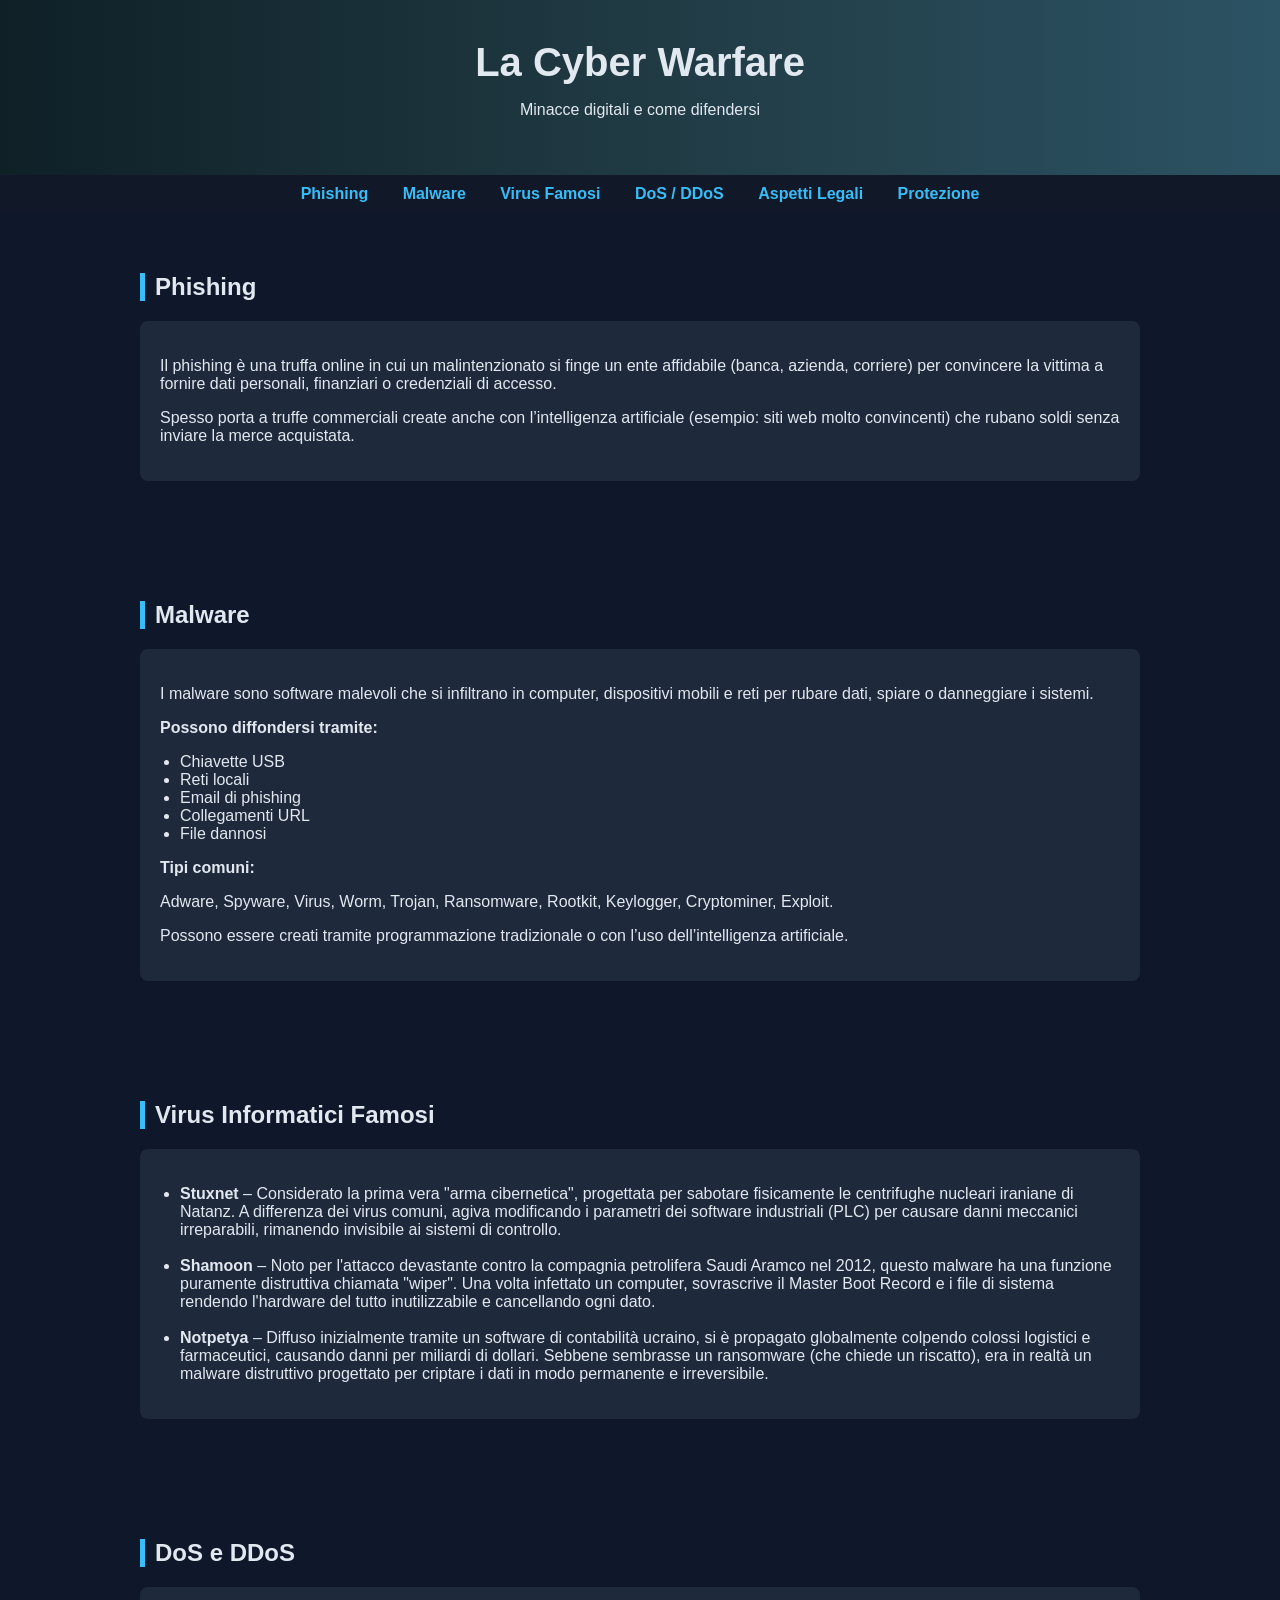
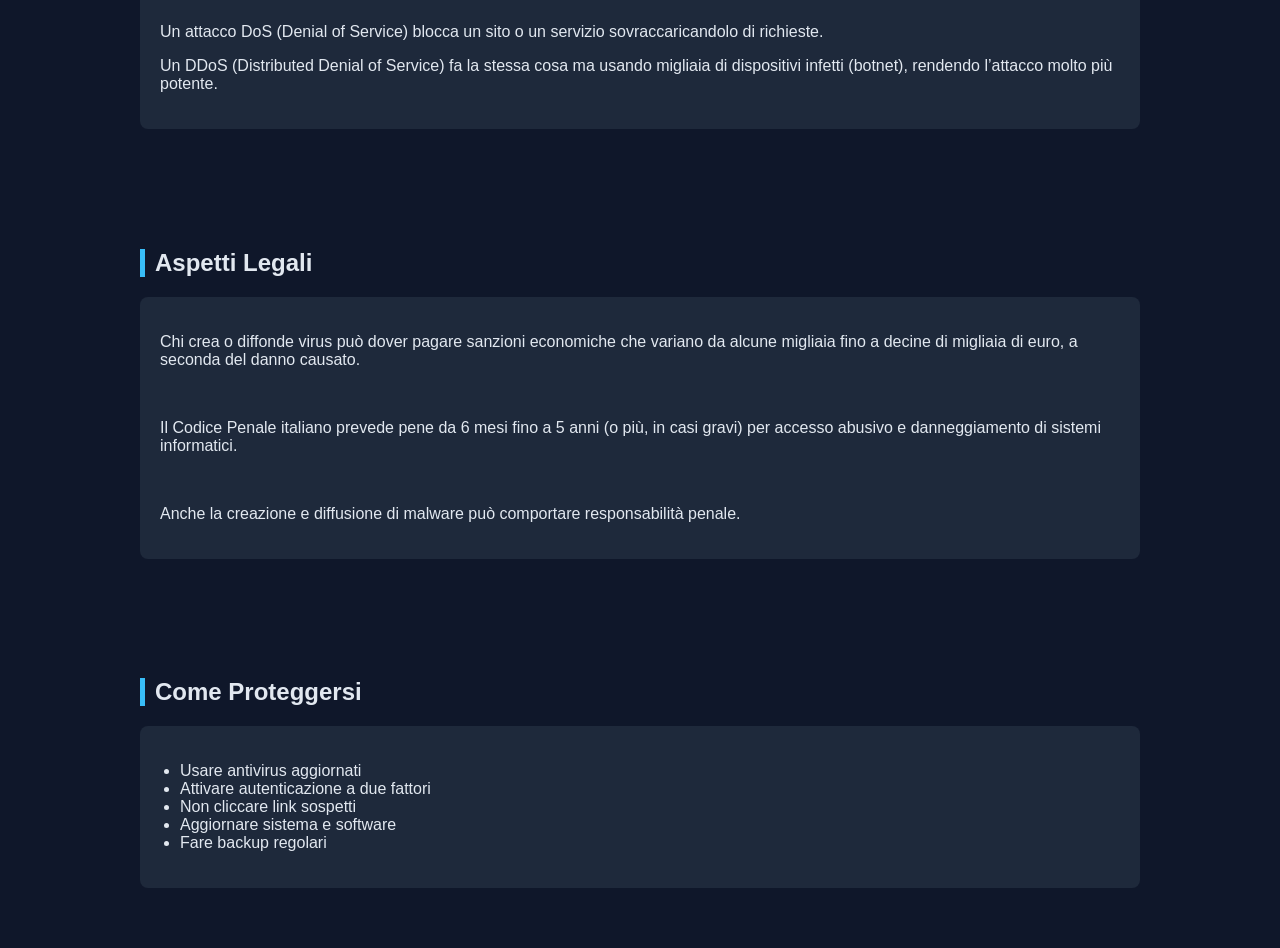
<file: Cyber Warfare/index.html>
<!DOCTYPE html>
<html lang="it">
<head>
<meta charset="UTF-8">
<meta name="viewport" content="width=device-width, initial-scale=1.0">
<title>Cyber Warfare </title>
<link rel="stylesheet" href="style.css">

</head>

<body>

<header>
    <h1>La Cyber Warfare </h1>
    <p>Minacce digitali e come difendersi</p>
</header>

<nav>
    <a href="#phishing">Phishing</a>
    <a href="#malware">Malware</a>
    <a href="#virus">Virus Famosi</a>
    <a href="#dos">DoS / DDoS</a>
    <a href="#legale">Aspetti Legali</a>
    <a href="#protezione">Protezione</a>
</nav>

<section id="phishing">
<h2>Phishing</h2>
<div class="card">
<p>
Il phishing è una truffa online in cui un malintenzionato si finge un ente affidabile 
(banca, azienda, corriere) per convincere la vittima a fornire dati personali, finanziari 
o credenziali di accesso.
</p>
<p>
Spesso porta a truffe commerciali create anche con l’intelligenza artificiale 
(esempio: siti web molto convincenti) che rubano soldi senza inviare la merce acquistata.
</p>
</div>
</section>

<section id="malware">
<h2>Malware</h2>
<div class="card">
<p>
I malware sono software malevoli che si infiltrano in computer, dispositivi mobili e reti 
per rubare dati, spiare o danneggiare i sistemi.
</p>

<p><strong>Possono diffondersi tramite:</strong></p>
<ul>
<li>Chiavette USB</li>
<li>Reti locali</li>
<li>Email di phishing</li>
<li>Collegamenti URL</li>
<li>File dannosi</li>
</ul>

<p><strong>Tipi comuni:</strong></p>
<p>
Adware, Spyware, Virus, Worm, Trojan, Ransomware, Rootkit, 
Keylogger, Cryptominer, Exploit.
</p>

<p>
Possono essere creati tramite programmazione tradizionale o con l’uso dell’intelligenza artificiale.
</p>
</div>
</section>

<section id="virus">
<h2>Virus Informatici Famosi</h2>
<div class="card">
<ul>
<li><strong>Stuxnet</strong> – Considerato la prima vera "arma cibernetica", progettata per sabotare fisicamente le centrifughe nucleari iraniane di Natanz. A differenza dei virus comuni, agiva modificando i parametri dei software industriali (PLC) per causare danni meccanici irreparabili, rimanendo invisibile ai sistemi di controllo.</li>
<br>
<li><strong>Shamoon</strong> – Noto per l'attacco devastante contro la compagnia petrolifera Saudi Aramco nel 2012, questo malware ha una funzione puramente distruttiva chiamata "wiper". Una volta infettato un computer, sovrascrive il Master Boot Record e i file di sistema rendendo l'hardware del tutto inutilizzabile e cancellando ogni dato. </li>
<br>
<li><strong>Notpetya</strong> – Diffuso inizialmente tramite un software di contabilità ucraino, si è propagato globalmente colpendo colossi logistici e farmaceutici, causando danni per miliardi di dollari. Sebbene sembrasse un ransomware (che chiede un riscatto), era in realtà un malware distruttivo progettato per criptare i dati in modo permanente e irreversibile. </li>
</ul>
</div>
</section>

<section id="dos">
<h2>DoS e DDoS</h2>
<div class="card">
<p>
Un attacco DoS (Denial of Service) blocca un sito o un servizio sovraccaricandolo di richieste.
</p>
<p>
Un DDoS (Distributed Denial of Service) fa la stessa cosa ma usando migliaia di dispositivi infetti 
(botnet), rendendo l’attacco molto più potente.
</p>
</div>
</section>

<section id="legale">
<h2>Aspetti Legali</h2>
<div class="card">
<p>
Chi crea o diffonde virus può dover pagare sanzioni economiche che variano da alcune migliaia fino a decine di migliaia di euro, a seconda del danno causato.
</p>
<br>
<p>Il Codice Penale italiano prevede pene da 6 mesi fino a 5 anni (o più, in casi gravi) per accesso abusivo e danneggiamento di sistemi informatici. </p>
<br>
<p>
Anche la creazione e diffusione di malware può comportare responsabilità penale.
</p>
</div>
</section>

<section id="protezione">
<h2>Come Proteggersi</h2>
<div class="card">
<ul>
<li>Usare antivirus aggiornati</li>
<li>Attivare autenticazione a due fattori</li>
<li>Non cliccare link sospetti</li>
<li>Aggiornare sistema e software</li>
<li>Fare backup regolari</li>
</ul>

</div>
</section>

</body>
</html>
</file>
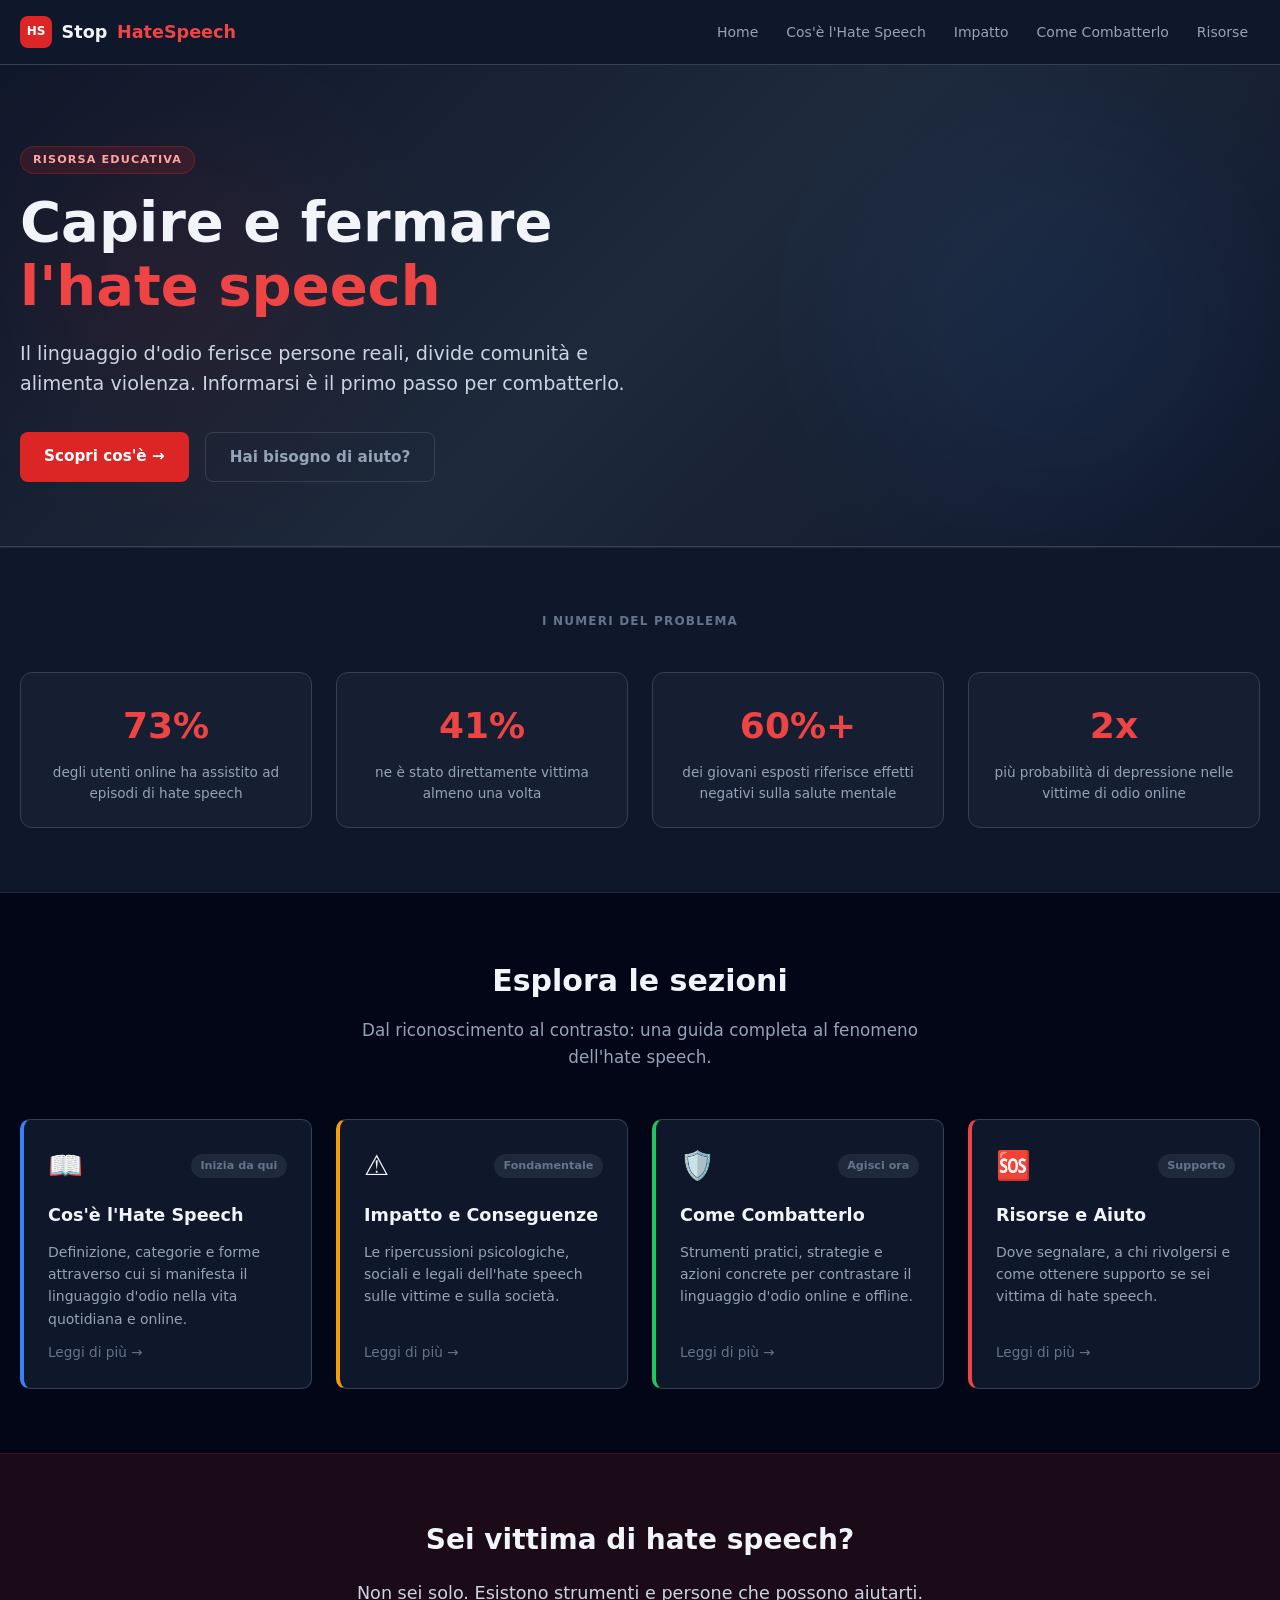
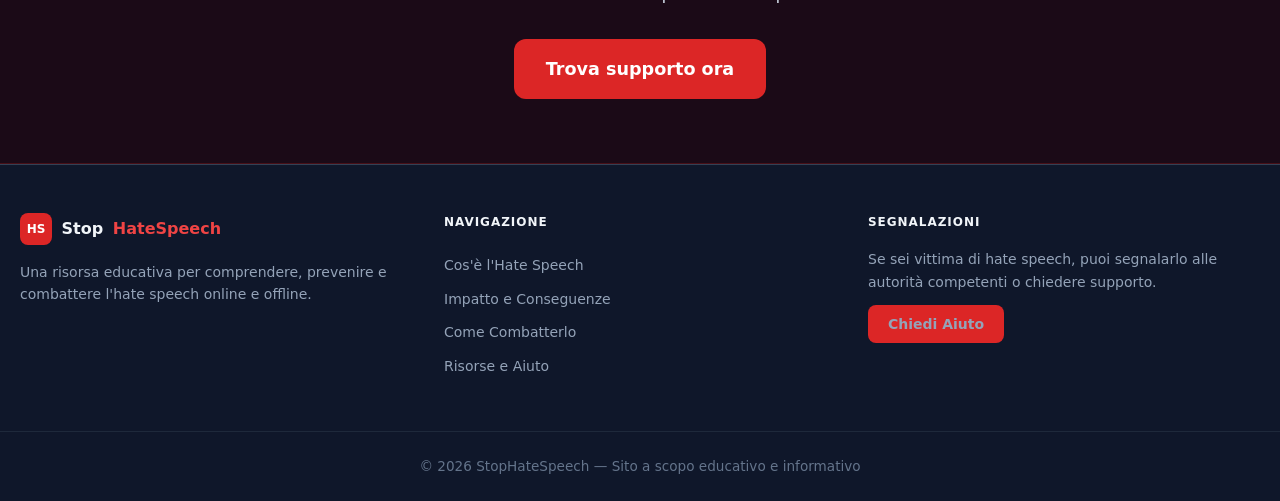
<file: sito.html>
<!DOCTYPE html>
<html lang="it">
<head>
  <meta charset="UTF-8" />
  <meta name="viewport" content="width=device-width, initial-scale=1.0" />
  <title>StopHateSpeech — Comprendere e Combattere l'Odio Online</title>
  <style>
    /* ===== RESET & BASE ===== */
    *, *::before, *::after { box-sizing: border-box; margin: 0; padding: 0; }


    :root {
      --bg:        #020617;
      --bg-1:      #0f172a;
      --bg-2:      #1e293b;
      --bg-3:      #334155;
      --text:      #f1f5f9;
      --text-2:    #cbd5e1;
      --text-3:    #94a3b8;
      --text-4:    #64748b;
      --border:    #1e293b;
      --border-2:  #334155;
      --red:       #ef4444;
      --red-d:     #dc2626;
      --red-bg:    rgba(127,29,29,.25);
      --red-border:rgba(185,28,28,.4);
      --blue:      #3b82f6;
      --blue-bg:   rgba(23,37,84,.3);
      --blue-border:rgba(30,64,175,.4);
      --green:     #22c55e;
      --green-bg:  rgba(20,83,45,.25);
      --green-border:rgba(21,128,61,.4);
      --amber:     #f59e0b;
      --amber-bg:  rgba(120,53,15,.25);
      --amber-border:rgba(146,64,14,.4);
      --purple:    #a855f7;
      --purple-bg: rgba(88,28,135,.25);
      --teal:      #14b8a6;
      --teal-bg:   rgba(19,78,74,.25);
    }


    html { scroll-behavior: smooth; }


    body {
      font-family: system-ui, -apple-system, sans-serif;
      background: var(--bg);
      color: var(--text);
      line-height: 1.6;
      min-height: 100vh;
      display: flex;
      flex-direction: column;
    }


    a { color: inherit; text-decoration: none; }
    ul, ol { list-style: none; }
    img { max-width: 100%; }


    /* ===== LAYOUT ===== */
    .container   { max-width: 1280px; margin: 0 auto; padding: 0 1.25rem; }
    .container-md{ max-width: 896px;  margin: 0 auto; padding: 0 1.25rem; }
    .container-lg{ max-width: 1152px; margin: 0 auto; padding: 0 1.25rem; }


    /* ===== NAVBAR ===== */
    nav {
      background: var(--bg-1);
      border-bottom: 1px solid var(--border-2);
      position: sticky;
      top: 0;
      z-index: 100;
    }
    .nav-inner {
      display: flex;
      align-items: center;
      justify-content: space-between;
      height: 64px;
      max-width: 1280px;
      margin: 0 auto;
      padding: 0 1.25rem;
    }
    .nav-logo {
      display: flex;
      align-items: center;
      gap: .6rem;
      font-weight: 600;
      font-size: 1.1rem;
    }
    .nav-logo-box {
      width: 32px; height: 32px;
      background: var(--red-d);
      border-radius: 8px;
      display: flex; align-items: center; justify-content: center;
      font-weight: 800; font-size: .75rem; color: #fff;
    }
    .nav-logo span { color: var(--red); }
    .nav-links { display: flex; gap: .25rem; }
    .nav-links a {
      color: var(--text-3);
      padding: .45rem .75rem;
      border-radius: 6px;
      font-size: .875rem;
      font-weight: 500;
      transition: background .15s, color .15s;
    }
    .nav-links a:hover { background: var(--bg-2); color: var(--text); }


    /* ===== PAGE SYSTEM (CSS-only SPA via :target) ===== */
    .page { display: none; }
    .page:target { display: block; }
    #home { display: block; }
    #home:target ~ #home-default,
    #cose:target ~ #home-default   { display: none; }


    /*
      Trick: #home is shown by default via display:block.
      When any other section is targeted, hide home and show the target.
      We achieve this with a "default-on" pattern:
      - All pages hidden by default
      - #home shown by default
      - When another page is :target, it becomes visible and the user
        navigates there. Home link goes to #home.
    */


    /* ===== SECTIONS ===== */
    section.sec {
      padding: 4rem 0;
    }
    section.sec-dark {
      background: var(--bg-1);
      border-top: 1px solid var(--border);
      border-bottom: 1px solid var(--border);
      padding: 4rem 0;
    }


    /* ===== HERO ===== */
    .hero {
      position: relative;
      overflow: hidden;
      background: linear-gradient(135deg, var(--bg-1) 0%, var(--bg-2) 50%, var(--bg-1) 100%);
      border-bottom: 1px solid var(--border-2);
      padding: 5rem 0 4rem;
    }
    .hero-glow-r {
      position: absolute; top: 5rem; left: 2.5rem;
      width: 18rem; height: 18rem;
      background: var(--red-d); border-radius: 50%;
      filter: blur(80px); opacity: .08; pointer-events: none;
    }
    .hero-glow-b {
      position: absolute; bottom: 2.5rem; right: 2.5rem;
      width: 24rem; height: 24rem;
      background: var(--blue); border-radius: 50%;
      filter: blur(80px); opacity: .08; pointer-events: none;
    }
    .hero-content { position: relative; max-width: 800px; }
    .hero h1 { font-size: clamp(2rem, 5vw, 3.5rem); font-weight: 800; line-height: 1.15; margin-bottom: 1.25rem; }
    .hero h1 span { color: var(--red); }
    .hero p { font-size: 1.2rem; color: var(--text-2); max-width: 620px; margin-bottom: 2rem; }
    .hero-btns { display: flex; flex-wrap: wrap; gap: 1rem; }


    /* ===== BADGE ===== */
    .badge {
      display: inline-block;
      font-size: .7rem; font-weight: 700;
      text-transform: uppercase; letter-spacing: .1em;
      padding: .25rem .75rem;
      border-radius: 9999px;
      margin-bottom: 1rem;
    }
    .badge-red   { background: rgba(220,38,38,.15); color: #fca5a5; border: 1px solid rgba(220,38,38,.3); }
    .badge-blue  { background: rgba(59,130,246,.15); color: #93c5fd; border: 1px solid rgba(59,130,246,.3); }
    .badge-green { background: rgba(34,197,94,.15); color: #86efac; border: 1px solid rgba(34,197,94,.3); }
    .badge-amber { background: rgba(245,158,11,.15); color: #fcd34d; border: 1px solid rgba(245,158,11,.3); }


    /* ===== BUTTONS ===== */
    .btn {
      display: inline-block;
      font-weight: 600; font-size: .95rem;
      padding: .75rem 1.5rem;
      border-radius: 8px;
      cursor: pointer;
      transition: background .15s, color .15s, border-color .15s;
    }
    .btn-red   { background: var(--red-d); color: #fff; }
    .btn-red:hover { background: var(--red); }
    .btn-outline {
      border: 1px solid var(--border-2);
      color: var(--text-3);
    }
    .btn-outline:hover { border-color: var(--text-3); color: var(--text); }
    .btn-green { background: #15803d; color: #fff; }
    .btn-green:hover { background: #16a34a; }
    .btn-amber { background: #b45309; color: #fff; }
    .btn-amber:hover { background: #d97706; }
    .btn-lg { padding: 1rem 2rem; font-size: 1.1rem; border-radius: 12px; }


    /* ===== STATS ===== */
    .stats-grid {
      display: grid;
      grid-template-columns: repeat(auto-fit, minmax(200px, 1fr));
      gap: 1.5rem;
    }
    .stat-card {
      text-align: center;
      padding: 1.5rem;
      background: rgba(30,41,59,.5);
      border: 1px solid var(--border-2);
      border-radius: 12px;
    }
    .stat-value { font-size: 2.25rem; font-weight: 800; color: var(--red); margin-bottom: .5rem; }
    .stat-label { font-size: .85rem; color: var(--text-3); line-height: 1.5; }


    /* ===== SECTION CARDS (home) ===== */
    .sec-cards {
      display: grid;
      grid-template-columns: repeat(auto-fit, minmax(280px, 1fr));
      gap: 1.5rem;
    }
    .sec-card {
      display: flex; flex-direction: column; gap: .75rem;
      padding: 1.5rem;
      background: var(--bg-1);
      border: 1px solid var(--border-2);
      border-radius: 10px;
      transition: background .15s;
    }
    .sec-card:hover { background: var(--bg-2); }
    .sec-card.bl-blue  { border-left: 4px solid var(--blue); }
    .sec-card.bl-amber { border-left: 4px solid var(--amber); }
    .sec-card.bl-green { border-left: 4px solid var(--green); }
    .sec-card.bl-red   { border-left: 4px solid var(--red); }
    .sec-card-header { display: flex; align-items: center; justify-content: space-between; }
    .sec-card-icon { font-size: 1.75rem; }
    .sec-card-badge { font-size: .7rem; font-weight: 600; color: var(--text-4); background: var(--bg-2); padding: .2rem .6rem; border-radius: 9999px; }
    .sec-card h3 { font-size: 1.1rem; font-weight: 700; }
    .sec-card p  { font-size: .875rem; color: var(--text-3); line-height: 1.6; }
    .sec-card .more { font-size: .85rem; font-weight: 500; color: var(--text-4); margin-top: auto; }
    .sec-card:hover .more { color: var(--text-2); }


    /* ===== CTA BANNER ===== */
    .cta-banner {
      background: rgba(127,29,29,.2);
      border-top: 1px solid rgba(153,27,27,.35);
      border-bottom: 1px solid rgba(153,27,27,.35);
      padding: 4rem 0;
      text-align: center;
    }
    .cta-banner h2 { font-size: 1.75rem; font-weight: 800; margin-bottom: 1rem; }
    .cta-banner p  { color: var(--text-2); font-size: 1.1rem; margin-bottom: 2rem; }


    /* ===== PAGE HEADER ===== */
    .page-header {
      padding: 4rem 0 3rem;
      border-bottom: 1px solid var(--border);
    }
    .page-header.blue-tint  { background: linear-gradient(135deg, var(--bg-1), rgba(30,27,75,.2), var(--bg-1)); }
    .page-header.amber-tint { background: linear-gradient(135deg, var(--bg-1), rgba(120,53,15,.15), var(--bg-1)); }
    .page-header.green-tint { background: linear-gradient(135deg, var(--bg-1), rgba(20,83,45,.15), var(--bg-1)); }
    .page-header.red-tint   { background: linear-gradient(135deg, var(--bg-1), rgba(127,29,29,.15), var(--bg-1)); }
    .back-link { font-size: .875rem; color: var(--text-4); display: inline-flex; align-items: center; gap: .25rem; margin-bottom: 1.25rem; transition: color .15s; }
    .back-link:hover { color: var(--text-2); }
    .page-header h1 { font-size: clamp(1.75rem, 4vw, 3rem); font-weight: 800; line-height: 1.2; margin-bottom: 1rem; }
    .page-header p  { font-size: 1.1rem; color: var(--text-2); max-width: 680px; line-height: 1.7; }


    /* ===== SECTION TITLE WITH ACCENT ===== */
    .sec-title {
      display: flex; align-items: center; gap: .75rem;
      margin-bottom: 1rem;
    }
    .accent-bar { width: 4px; height: 2rem; border-radius: 9999px; flex-shrink: 0; }
    .accent-red    { background: var(--red); }
    .accent-blue   { background: var(--blue); }
    .accent-green  { background: var(--green); }
    .accent-amber  { background: var(--amber); }
    .accent-purple { background: var(--purple); }
    .sec-title h2 { font-size: 1.5rem; font-weight: 700; }


    /* ===== BLOCKQUOTE ===== */
    .quote-box {
      background: var(--blue-bg);
      border: 1px solid var(--blue-border);
      border-radius: 12px;
      padding: 1.5rem 2rem;
      margin-bottom: 3rem;
    }
    .quote-box h3 { font-size: 1rem; font-weight: 600; color: #93c5fd; margin-bottom: .75rem; }
    .quote-box blockquote {
      font-style: italic; font-size: 1.05rem;
      color: var(--text-2); line-height: 1.7;
      border-left: 4px solid var(--blue);
      padding-left: 1rem;
    }


    /* ===== 2-COL COMPARE ===== */
    .compare-grid { display: grid; grid-template-columns: repeat(auto-fit, minmax(240px, 1fr)); gap: 1.5rem; margin-bottom: 3rem; }
    .compare-box { border-radius: 12px; padding: 1.5rem; border: 1px solid; }
    .compare-box.green { background: var(--green-bg); border-color: var(--green-border); }
    .compare-box.red   { background: var(--red-bg);   border-color: var(--red-border); }
    .compare-box h3 { font-weight: 600; margin-bottom: .75rem; }
    .compare-box.green h3 { color: #86efac; }
    .compare-box.red   h3 { color: #fca5a5; }
    .compare-box ul li { font-size: .875rem; color: var(--text-2); padding: .2rem 0; }


    /* ===== CATEGORY CARDS ===== */
    .cat-grid { display: grid; grid-template-columns: repeat(auto-fit, minmax(260px, 1fr)); gap: 1.5rem; }
    .cat-card {
      background: rgba(30,41,59,.5);
      border: 1px solid var(--border-2);
      border-radius: 12px; padding: 1.5rem;
      transition: border-color .15s;
    }
    .cat-card:hover { border-color: var(--text-4); }
    .cat-card .icon { font-size: 1.75rem; margin-bottom: .75rem; }
    .cat-card h3 { font-weight: 600; margin-bottom: .5rem; }
    .cat-card p  { font-size: .85rem; color: var(--text-3); line-height: 1.6; margin-bottom: 1rem; }
    .tags { display: flex; flex-wrap: wrap; gap: .5rem; }
    .tag { font-size: .7rem; background: var(--bg-3); color: var(--text-2); padding: .2rem .6rem; border-radius: 9999px; }


    /* ===== PLATFORM GRID ===== */
    .platform-grid { display: grid; grid-template-columns: repeat(auto-fit, minmax(220px, 1fr)); gap: 1rem; margin-bottom: 3rem; }
    .platform-item {
      display: flex; align-items: flex-start; gap: .75rem;
      background: var(--bg-1); border: 1px solid var(--border); border-radius: 8px; padding: 1rem;
    }
    .platform-dot { width: 8px; height: 8px; background: var(--red); border-radius: 50%; margin-top: .4rem; flex-shrink: 0; }
    .platform-item strong { display: block; font-size: .875rem; }
    .platform-item span { font-size: .75rem; color: var(--text-4); }


    /* ===== NAV BUTTONS ===== */
    .page-nav { display: flex; flex-wrap: wrap; gap: 1rem; padding-top: 2rem; border-top: 1px solid var(--border); margin-top: 1rem; }
    .page-nav .btn { flex: 1; min-width: 160px; text-align: center; }


    /* ===== EFFECT LIST ===== */
    .effect-list { display: flex; flex-direction: column; gap: 1rem; margin-bottom: 2rem; }
    .effect-item {
      display: flex; gap: 1rem;
      background: var(--bg-1); border: 1px solid var(--border); border-radius: 8px; padding: 1.25rem;
    }
    .effect-dot { width: 8px; height: 8px; background: var(--red); border-radius: 50%; margin-top: .4rem; flex-shrink: 0; }
    .effect-item h3 { font-weight: 600; margin-bottom: .25rem; }
    .effect-item p  { font-size: .875rem; color: var(--text-3); line-height: 1.6; }


    /* ===== AMBER QUOTE ===== */
    .amber-quote {
      background: var(--amber-bg); border: 1px solid var(--amber-border);
      border-radius: 12px; padding: 1.5rem; margin-top: 2rem;
    }
    .amber-quote p { font-style: italic; font-size: 1.05rem; color: var(--text-2); line-height: 1.7; }
    .amber-quote cite { display: block; font-size: .85rem; color: var(--amber); margin-top: .75rem; font-style: normal; }


    /* ===== SOCIAL CARDS ===== */
    .social-grid { display: grid; grid-template-columns: repeat(auto-fit, minmax(240px, 1fr)); gap: 1.5rem; }
    .social-card {
      background: rgba(30,41,59,.5); border: 1px solid var(--border-2);
      border-radius: 12px; padding: 1.5rem;
    }
    .social-card .icon { font-size: 1.75rem; margin-bottom: .75rem; }
    .social-card h3 { font-weight: 600; margin-bottom: .5rem; }
    .social-card p  { font-size: .85rem; color: var(--text-3); line-height: 1.6; }


    /* ===== HISTORY BOX ===== */
    .history-box {
      background: rgba(127,29,29,.12); border: 1px solid rgba(153,27,27,.35);
      border-radius: 12px; padding: 1.5rem 2rem; margin-top: 3rem;
    }
    .history-box h3 { font-weight: 600; font-size: 1.1rem; color: #fca5a5; margin-bottom: 1rem; }
    .history-box p  { color: var(--text-2); line-height: 1.7; margin-bottom: 1rem; }
    .history-box li { display: flex; gap: .75rem; font-size: .875rem; color: var(--text-3); padding: .5rem 0; }
    .history-box li strong { color: var(--red); white-space: nowrap; }


    /* ===== LEGAL CARDS ===== */
    .legal-list { display: flex; flex-direction: column; gap: 1rem; margin-bottom: 3rem; }
    .legal-card {
      background: var(--bg-1); border: 1px solid var(--border); border-radius: 12px; padding: 1.5rem;
    }
    .legal-card-header { display: flex; align-items: center; justify-content: space-between; margin-bottom: .75rem; }
    .legal-card-country { display: flex; align-items: center; gap: .75rem; }
    .legal-card-country .flag { font-size: 1.5rem; }
    .legal-card-country h3 { font-weight: 600; }
    .legal-card .law { font-size: .875rem; font-weight: 500; color: #93c5fd; margin-bottom: .5rem; }
    .legal-card p   { font-size: .875rem; color: var(--text-3); line-height: 1.6; }
    .status-green  { font-size: .75rem; font-weight: 700; color: #86efac; }
    .status-blue   { font-size: .75rem; font-weight: 700; color: #93c5fd; }
    .status-amber  { font-size: .75rem; font-weight: 700; color: #fcd34d; }


    /* ===== ACTION CARDS ===== */
    .action-grid { display: grid; grid-template-columns: repeat(auto-fit, minmax(240px, 1fr)); gap: 1.5rem; margin-bottom: 4rem; }
    .action-card { border-radius: 12px; padding: 1.5rem; border: 1px solid; }
    .action-card.c-blue   { background: var(--blue-bg);   border-color: var(--blue-border); }
    .action-card.c-amber  { background: var(--amber-bg);  border-color: var(--amber-border); }
    .action-card.c-green  { background: var(--green-bg);  border-color: var(--green-border); }
    .action-card.c-purple { background: var(--purple-bg); border-color: rgba(126,34,206,.4); }
    .action-card.c-red    { background: var(--red-bg);    border-color: var(--red-border); }
    .action-card.c-teal   { background: var(--teal-bg);   border-color: rgba(13,148,136,.4); }
    .action-step { font-size: 2.5rem; font-weight: 900; opacity: .5; margin-bottom: .75rem; line-height: 1; }
    .action-card.c-blue   .action-step { color: var(--blue); }
    .action-card.c-amber  .action-step { color: var(--amber); }
    .action-card.c-green  .action-step { color: var(--green); }
    .action-card.c-purple .action-step { color: var(--purple); }
    .action-card.c-red    .action-step { color: var(--red); }
    .action-card.c-teal   .action-step { color: var(--teal); }
    .action-card h3 { font-weight: 600; margin-bottom: .5rem; }
    .action-card p  { font-size: .875rem; color: var(--text-3); line-height: 1.6; }


    /* ===== COUNTER-SPEECH ===== */
    .counter-box {
      background: var(--bg-1); border: 1px solid var(--border); border-radius: 12px; padding: 1.75rem;
    }
    .counter-box h3 { font-size: 1.2rem; font-weight: 700; margin-bottom: .5rem; }
    .counter-box > p { font-size: .875rem; color: var(--text-3); margin-bottom: 1.5rem; }
    .counter-tip { border-left: 2px solid var(--green); padding-left: 1rem; margin-bottom: 1rem; }
    .counter-tip h4 { font-size: .875rem; font-weight: 600; color: #86efac; margin-bottom: .25rem; }
    .counter-tip p  { font-size: .875rem; color: var(--text-3); font-style: italic; }


    /* ===== PLATFORM REPORT CARDS ===== */
    .platform-report-grid { display: grid; grid-template-columns: repeat(auto-fit, minmax(240px, 1fr)); gap: 1.5rem; }
    .platform-report-card {
      background: rgba(30,41,59,.5); border: 1px solid var(--border-2); border-radius: 12px; padding: 1.5rem;
    }
    .platform-report-card .phead { display: flex; align-items: center; gap: .75rem; margin-bottom: 1rem; }
    .platform-report-card .phead .icon { font-size: 1.5rem; }
    .platform-report-card .phead h3 { font-weight: 600; }
    .platform-report-card ol { counter-reset: steps; }
    .platform-report-card li {
      display: flex; gap: .75rem; font-size: .875rem; color: var(--text-3); padding: .25rem 0;
    }
    .platform-report-card li .num { color: var(--blue); font-weight: 700; flex-shrink: 0; }


    /* ===== TIP BOX ===== */
    .tip-box {
      background: var(--blue-bg); border: 1px solid var(--blue-border);
      border-radius: 12px; padding: 1.5rem; margin-top: 2rem;
    }
    .tip-box p.title { font-weight: 600; color: #93c5fd; margin-bottom: .5rem; }
    .tip-box p       { font-size: .875rem; color: var(--text-3); line-height: 1.7; }


    /* ===== INSTITUTION CARDS ===== */
    .inst-list { display: flex; flex-direction: column; gap: 1.5rem; margin-bottom: 3rem; }
    .inst-card {
      background: var(--bg-1); border: 1px solid var(--border); border-radius: 12px; padding: 1.5rem;
    }
    .inst-head { display: flex; align-items: center; gap: .75rem; margin-bottom: 1rem; }
    .inst-head .icon { font-size: 1.5rem; }
    .inst-head h3 { font-weight: 600; }
    .inst-card li { display: flex; gap: .5rem; font-size: .875rem; color: var(--text-3); padding: .25rem 0; }
    .inst-card li .check { color: var(--green); flex-shrink: 0; }


    /* ===== EMERGENCY CARDS ===== */
    .emergency-grid { display: grid; grid-template-columns: repeat(auto-fit, minmax(240px, 1fr)); gap: 1rem; margin-bottom: 2rem; }
    .emergency-card { border-radius: 12px; padding: 1.25rem; border: 1px solid; }
    .emergency-card.e-red    { background: rgba(127,29,29,.15); border-color: rgba(185,28,28,.45); }
    .emergency-card.e-blue   { background: rgba(23,37,84,.2);   border-color: rgba(30,64,175,.4); }
    .emergency-card.e-pink   { background: rgba(131,24,67,.15); border-color: rgba(157,23,77,.4); }
    .emergency-card.e-purple { background: rgba(88,28,135,.15); border-color: rgba(107,33,168,.4); }
    .emergency-card .ehead { display: flex; align-items: center; justify-content: space-between; margin-bottom: .5rem; }
    .emergency-card h3 { font-weight: 600; }
    .emergency-card .etype { font-size: .7rem; background: var(--bg-2); color: var(--text-3); padding: .15rem .5rem; border-radius: 9999px; }
    .emergency-card .number { font-size: 1.75rem; font-weight: 800; margin-bottom: .5rem; }
    .emergency-card .desc { font-size: .85rem; color: var(--text-3); margin-bottom: .25rem; }
    .emergency-card .avail { font-size: .75rem; color: var(--text-4); }


    .danger-box {
      background: rgba(127,29,29,.3); border: 1px solid rgba(185,28,28,.45);
      border-radius: 12px; padding: 1.25rem;
    }
    .danger-box p.title { font-weight: 600; color: #fca5a5; margin-bottom: .5rem; }
    .danger-box p       { font-size: .875rem; color: var(--text-2); line-height: 1.7; }


    /* ===== REPORTING CHANNELS ===== */
    .report-list { display: flex; flex-direction: column; gap: 1rem; }
    .report-card {
      background: rgba(30,41,59,.5); border: 1px solid var(--border-2);
      border-radius: 12px; padding: 1.5rem; display: flex; gap: 1rem;
    }
    .report-card .icon { font-size: 1.75rem; flex-shrink: 0; }
    .report-card h3 { font-weight: 600; margin-bottom: .5rem; }
    .report-card p  { font-size: .875rem; color: var(--text-3); line-height: 1.6; margin-bottom: .75rem; }
    .report-card .link { font-size: .85rem; font-family: monospace; color: #93c5fd; background: var(--blue-bg); padding: .2rem .6rem; border-radius: 4px; }


    /* ===== ORG GRID ===== */
    .org-grid { display: grid; grid-template-columns: repeat(auto-fit, minmax(240px, 1fr)); gap: 1rem; margin-bottom: 4rem; }
    .org-card {
      background: var(--bg-1); border: 1px solid var(--border); border-radius: 12px; padding: 1.25rem;
      transition: border-color .15s;
    }
    .org-card:hover { border-color: var(--border-2); }
    .org-head { display: flex; align-items: center; gap: .5rem; margin-bottom: .5rem; }
    .org-head .icon { font-size: 1.25rem; }
    .org-head h3 { font-size: .875rem; font-weight: 600; }
    .org-card p  { font-size: .75rem; color: var(--text-3); line-height: 1.6; margin-bottom: .75rem; }
    .org-card .site { font-size: .75rem; font-family: monospace; color: #86efac; }


    /* ===== SELF CARE GRID ===== */
    .selfcare-grid { display: grid; grid-template-columns: repeat(auto-fit, minmax(220px, 1fr)); gap: 1rem; }
    .selfcare-card {
      background: var(--amber-bg); border: 1px solid var(--amber-border);
      border-radius: 12px; padding: 1.25rem;
    }
    .selfcare-card .icon { font-size: 1.5rem; margin-bottom: .75rem; }
    .selfcare-card h3 { font-size: .875rem; font-weight: 600; margin-bottom: .5rem; }
    .selfcare-card p  { font-size: .75rem; color: var(--text-3); line-height: 1.6; }


    /* ===== SHARE BOX ===== */
    .share-box {
      margin-top: 4rem; background: var(--bg-1); border: 1px solid var(--border);
      border-radius: 12px; padding: 2rem; text-align: center;
    }
    .share-box h3 { font-size: 1.2rem; font-weight: 700; margin-bottom: .75rem; }
    .share-box p  { font-size: .875rem; color: var(--text-3); margin-bottom: 1.5rem; }
    .share-btns { display: flex; flex-wrap: wrap; gap: .75rem; justify-content: center; }
    .share-btns a {
      border: 1px solid var(--border-2); color: var(--text-3); font-size: .875rem;
      padding: .45rem 1rem; border-radius: 8px; transition: border-color .15s, color .15s;
    }
    .share-btns a:hover { border-color: var(--text-4); color: var(--text); }


    /* ===== FOOTER ===== */
    footer {
      background: var(--bg-1);
      border-top: 1px solid var(--border-2);
      margin-top: auto;
    }
    .footer-inner {
      max-width: 1280px; margin: 0 auto; padding: 3rem 1.25rem;
      display: grid; grid-template-columns: repeat(auto-fit, minmax(200px, 1fr)); gap: 2rem;
    }
    .footer-brand .logo { display: flex; align-items: center; gap: .6rem; font-weight: 600; margin-bottom: 1rem; }
    .footer-brand p { font-size: .875rem; color: var(--text-3); line-height: 1.6; }
    .footer-col h4 {
      font-size: .75rem; font-weight: 700; text-transform: uppercase; letter-spacing: .08em;
      color: var(--text); margin-bottom: 1rem;
    }
    .footer-col li { padding: .25rem 0; }
    .footer-col a { font-size: .875rem; color: var(--text-3); transition: color .15s; }
    .footer-col a:hover { color: var(--text); }
    .footer-col p { font-size: .875rem; color: var(--text-3); line-height: 1.6; margin-bottom: .75rem; }
    .footer-bottom {
      border-top: 1px solid var(--border); padding: 1.5rem;
      text-align: center; font-size: .85rem; color: var(--text-4);
    }


    /* ===== UTILITY ===== */
    .text-center { text-align: center; }
    .mb-1  { margin-bottom: .25rem; }
    .mb-2  { margin-bottom: .5rem; }
    .mb-4  { margin-bottom: 1rem; }
    .mb-6  { margin-bottom: 1.5rem; }
    .mb-8  { margin-bottom: 2rem; }
    .mb-10 { margin-bottom: 2.5rem; }
    .mb-12 { margin-bottom: 3rem; }
    .mt-8  { margin-top: 2rem; }
    .mt-12 { margin-top: 3rem; }


    /* ===== RESPONSIVE ===== */
    @media (max-width: 640px) {
      .hero { padding: 3rem 0; }
      .nav-links { display: none; }
      .page-nav { flex-direction: column; }
      .page-nav .btn { min-width: 100%; }
      .footer-inner { grid-template-columns: 1fr; }
    }
  </style>
</head>
<body>


<!-- ===== NAVBAR ===== -->
<nav>
  <div class="nav-inner">
    <a href="#home" class="nav-logo">
      <div class="nav-logo-box">HS</div>
      Stop<span>HateSpeech</span>
    </a>
    <div class="nav-links">
      <a href="#home">Home</a>
      <a href="#cose">Cos'è l'Hate Speech</a>
      <a href="#impatto">Impatto</a>
      <a href="#combattere">Come Combatterlo</a>
      <a href="#risorse">Risorse</a>
    </div>
  </div>
</nav>


<!-- ================================================================
     HOME
     ================================================================ -->
<div id="home" class="page">


  <!-- Hero -->
  <div class="hero">
    <div class="hero-glow-r"></div>
    <div class="hero-glow-b"></div>
    <div class="container">
      <div class="hero-content">
        <span class="badge badge-red">Risorsa educativa</span>
        <h1>Capire e fermare<br><span>l'hate speech</span></h1>
        <p>Il linguaggio d'odio ferisce persone reali, divide comunità e alimenta violenza. Informarsi è il primo passo per combatterlo.</p>
        <div class="hero-btns">
          <a href="#cose" class="btn btn-red">Scopri cos'è →</a>
          <a href="#risorse" class="btn btn-outline">Hai bisogno di aiuto?</a>
        </div>
      </div>
    </div>
  </div>


  <!-- Statistiche -->
  <section class="sec-dark">
    <div class="container">
      <p class="text-center mb-10" style="font-size:.75rem;font-weight:700;text-transform:uppercase;letter-spacing:.1em;color:var(--text-4)">I numeri del problema</p>
      <div class="stats-grid">
        <div class="stat-card"><div class="stat-value">73%</div><div class="stat-label">degli utenti online ha assistito ad episodi di hate speech</div></div>
        <div class="stat-card"><div class="stat-value">41%</div><div class="stat-label">ne è stato direttamente vittima almeno una volta</div></div>
        <div class="stat-card"><div class="stat-value">60%+</div><div class="stat-label">dei giovani esposti riferisce effetti negativi sulla salute mentale</div></div>
        <div class="stat-card"><div class="stat-value">2x</div><div class="stat-label">più probabilità di depressione nelle vittime di odio online</div></div>
      </div>
    </div>
  </section>


  <!-- Sezioni -->
  <section class="sec">
    <div class="container">
      <div class="text-center mb-12">
        <h2 style="font-size:1.875rem;font-weight:800;margin-bottom:.75rem;">Esplora le sezioni</h2>
        <p style="color:var(--text-3);font-size:1.05rem;max-width:560px;margin:0 auto;">Dal riconoscimento al contrasto: una guida completa al fenomeno dell'hate speech.</p>
      </div>
      <div class="sec-cards">
        <a href="#cose" class="sec-card bl-blue">
          <div class="sec-card-header"><span class="sec-card-icon">📖</span><span class="sec-card-badge">Inizia da qui</span></div>
          <h3>Cos'è l'Hate Speech</h3>
          <p>Definizione, categorie e forme attraverso cui si manifesta il linguaggio d'odio nella vita quotidiana e online.</p>
          <span class="more">Leggi di più →</span>
        </a>
        <a href="#impatto" class="sec-card bl-amber">
          <div class="sec-card-header"><span class="sec-card-icon">⚠️</span><span class="sec-card-badge">Fondamentale</span></div>
          <h3>Impatto e Conseguenze</h3>
          <p>Le ripercussioni psicologiche, sociali e legali dell'hate speech sulle vittime e sulla società.</p>
          <span class="more">Leggi di più →</span>
        </a>
        <a href="#combattere" class="sec-card bl-green">
          <div class="sec-card-header"><span class="sec-card-icon">🛡️</span><span class="sec-card-badge">Agisci ora</span></div>
          <h3>Come Combatterlo</h3>
          <p>Strumenti pratici, strategie e azioni concrete per contrastare il linguaggio d'odio online e offline.</p>
          <span class="more">Leggi di più →</span>
        </a>
        <a href="#risorse" class="sec-card bl-red">
          <div class="sec-card-header"><span class="sec-card-icon">🆘</span><span class="sec-card-badge">Supporto</span></div>
          <h3>Risorse e Aiuto</h3>
          <p>Dove segnalare, a chi rivolgersi e come ottenere supporto se sei vittima di hate speech.</p>
          <span class="more">Leggi di più →</span>
        </a>
      </div>
    </div>
  </section>


  <!-- CTA Banner -->
  <div class="cta-banner">
    <div class="container-md">
      <h2>Sei vittima di hate speech?</h2>
      <p>Non sei solo. Esistono strumenti e persone che possono aiutarti.</p>
      <a href="#risorse" class="btn btn-red btn-lg">Trova supporto ora</a>
    </div>
  </div>


</div><!-- /home -->




<!-- ================================================================
     COS'È L'HATE SPEECH
     ================================================================ -->
<div id="cose" class="page">


  <div class="page-header blue-tint">
    <div class="container-md">
      <a href="#home" class="back-link">← Torna alla home</a>
      <span class="badge badge-blue">Fondamenti</span>
      <h1>Cos'è l'Hate Speech?</h1>
      <p>Il termine "hate speech" — linguaggio d'odio — indica qualsiasi forma di comunicazione che incita all'odio, alla discriminazione o alla violenza contro individui o gruppi in base a caratteristiche protette come razza, religione, genere, orientamento sessuale o disabilità.</p>
    </div>
  </div>


  <section class="sec">
    <div class="container-md">


      <!-- Definizione ONU -->
      <div class="quote-box">
        <h3>Definizione — Nazioni Unite (2019)</h3>
        <blockquote>
          "Qualsiasi tipo di comunicazione verbale, scritta o comportamentale che attacca o usa linguaggio peggiorativo o discriminatorio in riferimento a una persona o a un gruppo in base a chi sono, in altre parole in base alla loro religione, etnia, nazionalità, razza, colore della pelle, discendenza, genere o altro fattore identitario."
        </blockquote>
      </div>


      <!-- Libertà di espressione vs hate speech -->
      <h2 style="font-size:1.5rem;font-weight:700;margin-bottom:1.5rem;">La differenza con la libertà di espressione</h2>
      <div class="compare-grid">
        <div class="compare-box green">
          <h3>✅ Espressione legittima</h3>
          <ul>
            <li>• Criticare politiche governative</li>
            <li>• Esprimere disaccordo su idee religiose</li>
            <li>• Satira e parodia critica</li>
            <li>• Discussioni accademiche su temi sensibili</li>
            <li>• Reportage giornalistico su eventi di odio</li>
          </ul>
        </div>
        <div class="compare-box red">
          <h3>❌ Hate speech</h3>
          <ul>
            <li>• Incitare alla violenza contro un gruppo</li>
            <li>• Usare slur per denigrare persone</li>
            <li>• Diffondere stereotipi disumanizzanti</li>
            <li>• Minacciare individui per la loro identità</li>
            <li>• Promuovere ideologie suprematiste</li>
          </ul>
        </div>
      </div>


    </div>
  </section>


  <!-- Categorie -->
  <section class="sec-dark">
    <div class="container-lg">
      <h2 class="text-center" style="font-size:1.875rem;font-weight:800;margin-bottom:.75rem;">Categorie principali</h2>
      <p class="text-center mb-12" style="color:var(--text-3);max-width:560px;margin-left:auto;margin-right:auto;">L'hate speech si manifesta in molte forme diverse. Riconoscerle è il primo passo per combatterle.</p>
      <div class="cat-grid">
        <div class="cat-card">
          <div class="icon">🎭</div>
          <h3>Odio basato su etnia e razza</h3>
          <p>Insulti, stereotipi negativi e incitamento all'odio rivolto a persone in base alla loro origine etnica, nazionalità o colore della pelle.</p>
          <div class="tags"><span class="tag">Stereotipi razziali</span><span class="tag">Slur etnici</span><span class="tag">Teorie della sostituzione</span></div>
        </div>
        <div class="cat-card">
          <div class="icon">🙏</div>
          <h3>Odio religioso</h3>
          <p>Attacchi a credenti o non credenti basati sulla loro fede religiosa o sull'assenza di essa.</p>
          <div class="tags"><span class="tag">Islamofobia</span><span class="tag">Antisemitismo</span><span class="tag">Anticlericarismo violento</span></div>
        </div>
        <div class="cat-card">
          <div class="icon">⚧️</div>
          <h3>Odio di genere e sessualità</h3>
          <p>Contenuti che denigrano persone per il loro genere, orientamento sessuale o identità di genere.</p>
          <div class="tags"><span class="tag">Misoginia online</span><span class="tag">Omotransfobia</span><span class="tag">Incels</span></div>
        </div>
        <div class="cat-card">
          <div class="icon">♿</div>
          <h3>Odio verso persone con disabilità</h3>
          <p>Linguaggio denigrante verso chi ha disabilità fisiche, cognitive o psichiche.</p>
          <div class="tags"><span class="tag">Abilismo</span><span class="tag">Mocking su social</span><span class="tag">Esclusione sistematica</span></div>
        </div>
        <div class="cat-card">
          <div class="icon">🌍</div>
          <h3>Xenofobia e nazionalismo estremo</h3>
          <p>Ostilità verso stranieri, immigrati o rifugiati, spesso accompagnata da disinformazione.</p>
          <div class="tags"><span class="tag">Anti-immigrazione violenta</span><span class="tag">Teorie del complotto globale</span></div>
        </div>
        <div class="cat-card">
          <div class="icon">🏛️</div>
          <h3>Odio politico e ideologico</h3>
          <p>Attacchi personali violenti o incitamento basati sulle opinioni politiche o ideologiche.</p>
          <div class="tags"><span class="tag">Doxing politico</span><span class="tag">Minacce a giornalisti</span></div>
        </div>
      </div>
    </div>
  </section>


  <!-- Dove si manifesta -->
  <section class="sec">
    <div class="container-md">
      <h2 style="font-size:1.875rem;font-weight:800;margin-bottom:.75rem;">Dove si manifesta</h2>
      <p class="mb-8" style="color:var(--text-3);">L'hate speech non riguarda solo internet. Si trova ovunque ci sia comunicazione umana.</p>
      <div class="platform-grid">
        <div class="platform-item"><div class="platform-dot"></div><div><strong>Social media</strong><span>Post, commenti, stories, tweet</span></div></div>
        <div class="platform-item"><div class="platform-dot"></div><div><strong>Gaming online</strong><span>Chat vocali, messaggi in-game</span></div></div>
        <div class="platform-item"><div class="platform-dot"></div><div><strong>Messaggistica</strong><span>Gruppi WhatsApp, Telegram</span></div></div>
        <div class="platform-item"><div class="platform-dot"></div><div><strong>Forum e community</strong><span>Reddit, Discord, forum tematici</span></div></div>
        <div class="platform-item"><div class="platform-dot"></div><div><strong>Commenti su notizie</strong><span>Sezioni commento di giornali online</span></div></div>
        <div class="platform-item"><div class="platform-dot"></div><div><strong>Vita offline</strong><span>Scritte sui muri, volantini, discorsi pubblici</span></div></div>
      </div>


      <div class="page-nav">
        <a href="#impatto"    class="btn btn-amber">Scopri l'impatto →</a>
        <a href="#combattere" class="btn btn-outline">Come combatterlo →</a>
      </div>
    </div>
  </section>


</div><!-- /cose -->




<!-- ================================================================
     IMPATTO E CONSEGUENZE
     ================================================================ -->
<div id="impatto" class="page">


  <div class="page-header amber-tint">
    <div class="container-md">
      <a href="#home" class="back-link">← Torna alla home</a>
      <span class="badge badge-amber">Impatto</span>
      <h1>Impatto e Conseguenze</h1>
      <p>L'hate speech non è solo "parole". Ha effetti reali e profondi sulle persone che ne sono bersaglio, sulle comunità e sull'intera società. Capire queste conseguenze è fondamentale per prenderne sul serio la gravità.</p>
    </div>
  </div>


  <section class="sec">
    <div class="container-md">
      <div class="sec-title"><div class="accent-bar accent-red"></div><h2>Effetti psicologici sulle vittime</h2></div>
      <p class="mb-8" style="color:var(--text-3);line-height:1.7;">La ricerca scientifica documenta chiaramente i danni psicologici causati dall'esposizione ripetuta al linguaggio d'odio:</p>


      <div class="effect-list">
        <div class="effect-item"><div class="effect-dot"></div><div><h3>Ansia e depressione</h3><p>Le vittime di hate speech online mostrano tassi più elevati di disturbi d'ansia e depressione rispetto alla media.</p></div></div>
        <div class="effect-item"><div class="effect-dot"></div><div><h3>PTSD e trauma</h3><p>Episodi ripetuti o particolarmente gravi possono causare sintomi simili al disturbo da stress post-traumatico.</p></div></div>
        <div class="effect-item"><div class="effect-dot"></div><div><h3>Bassa autostima</h3><p>Il bombardamento di messaggi negativi sulla propria identità erode progressivamente la fiducia in sé.</p></div></div>
        <div class="effect-item"><div class="effect-dot"></div><div><h3>Isolamento sociale</h3><p>Molte vittime si ritirano dalle interazioni online e offline per evitare ulteriori attacchi.</p></div></div>
        <div class="effect-item"><div class="effect-dot"></div><div><h3>Autocensura</h3><p>La paura di essere attaccati porta a non esprimere le proprie opinioni, danneggiando la partecipazione civica.</p></div></div>
        <div class="effect-item"><div class="effect-dot"></div><div><h3>Ideazione suicidaria</h3><p>Nei casi più gravi, in particolare tra adolescenti, l'hate speech può contribuire a pensieri suicidari.</p></div></div>
      </div>


      <div class="amber-quote">
        <p>"Le parole non sono mai innocue. Quando un'intera identità viene attaccata, la persona interiorizza quel messaggio e lo porta con sé."</p>
        <cite>— Ricerca psicologica sull'impatto della discriminazione online</cite>
      </div>
    </div>
  </section>


  <!-- Effetti sociali -->
  <section class="sec-dark">
    <div class="container-lg">
      <div class="sec-title"><div class="accent-bar accent-amber"></div><h2>Conseguenze sociali e politiche</h2></div>
      <p class="mb-10" style="color:var(--text-3);max-width:560px;">L'hate speech non colpisce solo le singole vittime: erode il tessuto democratico e sociale di un'intera comunità.</p>
      <div class="social-grid">
        <div class="social-card"><div class="icon">🏘️</div><h3>Polarizzazione sociale</h3><p>Il linguaggio d'odio alimenta la divisione tra gruppi, creando echo chambers e rendendo difficile il dialogo costruttivo.</p></div>
        <div class="social-card"><div class="icon">🗳️</div><h3>Danno alla democrazia</h3><p>L'hate speech scoraggia la partecipazione politica dei gruppi marginalizzati, impoverendo il dibattito pubblico.</p></div>
        <div class="social-card"><div class="icon">📉</div><h3>Impatto economico</h3><p>Le vittime spesso riducono la loro produttività lavorativa o abbandonano carriere online per sfuggire agli attacchi.</p></div>
        <div class="social-card"><div class="icon">🔥</div><h3>Escalation verso violenza</h3><p>Storicamente, il linguaggio d'odio normalizzato ha preceduto atti di violenza di massa e genocidi.</p></div>
      </div>


      <div class="history-box">
        <h3>⚠️ L'hate speech come precursore della violenza</h3>
        <p>Gli storici e i sociologi hanno documentato come, nei casi più gravi, la normalizzazione del linguaggio d'odio abbia preceduto atti di violenza di massa:</p>
        <ul>
          <li><strong>1930s</strong><span>La propaganda antisemita in Germania ha preceduto e facilitato l'Olocausto, disumanizzando sistematicamente la popolazione ebraica.</span></li>
          <li><strong>1994</strong><span>Radio Mille Collines in Ruanda ha trasmesso propaganda che chiamava i Tutsi "scarafaggi" nei mesi precedenti il genocidio.</span></li>
          <li><strong>Oggi</strong><span>Ricercatori monitorano come l'hate speech online preceda spesso attacchi fisici a gruppi minoritari.</span></li>
        </ul>
      </div>
    </div>
  </section>


  <!-- Quadro legale -->
  <section class="sec">
    <div class="container-md">
      <div class="sec-title"><div class="accent-bar accent-blue"></div><h2>Il quadro legale</h2></div>
      <p class="mb-10" style="color:var(--text-3);line-height:1.7;">Molti paesi hanno leggi specifiche contro l'hate speech. Conoscerle è importante sia per le vittime che per capire i confini della libertà di espressione.</p>
      <div class="legal-list">
        <div class="legal-card">
          <div class="legal-card-header">
            <div class="legal-card-country"><span class="flag">🇮🇹</span><h3>Italia</h3></div>
            <span class="status-green">Attiva</span>
          </div>
          <p class="law">Legge Mancino (1993) — Legge Zan (dibattito 2021)</p>
          <p>La Legge Mancino punisce la propaganda, l'incitamento e l'istigazione basati su razzismo e xenofobia con pene fino a 3 anni.</p>
        </div>
        <div class="legal-card">
          <div class="legal-card-header">
            <div class="legal-card-country"><span class="flag">🇪🇺</span><h3>Unione Europea</h3></div>
            <span class="status-blue">In vigore dal 2024</span>
          </div>
          <p class="law">Digital Services Act (DSA) — 2022</p>
          <p>Obbliga le grandi piattaforme a rimuovere contenuti illegali, incluso l'hate speech, con sanzioni fino al 6% del fatturato globale.</p>
        </div>
        <div class="legal-card">
          <div class="legal-card-header">
            <div class="legal-card-country"><span class="flag">🇩🇪</span><h3>Germania</h3></div>
            <span class="status-green">Attiva</span>
          </div>
          <p class="law">NetzDG (2017)</p>
          <p>Una delle leggi più severe: le piattaforme devono rimuovere contenuti illegali entro 24-48 ore o affrontare multa fino a 50 milioni.</p>
        </div>
        <div class="legal-card">
          <div class="legal-card-header">
            <div class="legal-card-country"><span class="flag">🇫🇷</span><h3>Francia</h3></div>
            <span class="status-amber">Parziale</span>
          </div>
          <p class="law">Legge Avia (2020)</p>
          <p>Richiede la rimozione di contenuti d'odio entro 24 ore. Parte della legge è stata dichiarata incostituzionale.</p>
        </div>
      </div>


      <div class="page-nav">
        <a href="#cose"       class="btn btn-outline">← Cos'è l'hate speech</a>
        <a href="#combattere" class="btn btn-green">Come combatterlo →</a>
      </div>
    </div>
  </section>


</div><!-- /impatto -->




<!-- ================================================================
     COME COMBATTERLO
     ================================================================ -->
<div id="combattere" class="page">


  <div class="page-header green-tint">
    <div class="container-md">
      <a href="#home" class="back-link">← Torna alla home</a>
      <span class="badge badge-green">Azione</span>
      <h1>Come Combattere l'Hate Speech</h1>
      <p>Non dobbiamo accettare passivamente il linguaggio d'odio. Esistono strategie concrete per individui, comunità e istituzioni. Ogni azione conta, anche la più piccola.</p>
    </div>
  </div>


  <!-- Azioni individuali -->
  <section class="sec">
    <div class="container-lg">
      <div class="sec-title"><div class="accent-bar accent-green"></div><h2>Cosa puoi fare tu</h2></div>
      <p class="mb-10" style="color:var(--text-3);max-width:560px;">Azioni che ognuno di noi può adottare nella vita quotidiana per contrastare il linguaggio d'odio.</p>
      <div class="action-grid">
        <div class="action-card c-blue">  <div class="action-step">01</div><h3>Riconosci l'hate speech</h3>      <p>Impara a distinguere il linguaggio d'odio dal disaccordo legittimo. La consapevolezza è il primo passo.</p></div>
        <div class="action-card c-amber"> <div class="action-step">02</div><h3>Non condividere, non amplificare</h3><p>Ogni condivisione, anche critica, aumenta la visibilità dei contenuti d'odio. Meglio non interagire.</p></div>
        <div class="action-card c-green"> <div class="action-step">03</div><h3>Segnala alle piattaforme</h3>      <p>Usa i sistemi di segnalazione di ogni piattaforma. Molte segnalazioni sullo stesso contenuto aumentano le probabilità di rimozione.</p></div>
        <div class="action-card c-purple"><div class="action-step">04</div><h3>Supporta le vittime</h3>          <p>Esprimi solidarietà pubblicamente alle vittime. Stare in silenzio può essere interpretato come acquiescenza.</p></div>
        <div class="action-card c-red">   <div class="action-step">05</div><h3>Pratica il counter-speech</h3>    <p>Rispondi con dati, argomenti e umanizzazione. Il counter-speech efficace non attacca ma corregge narrativi.</p></div>
        <div class="action-card c-teal">  <div class="action-step">06</div><h3>Cura il tuo benessere</h3>        <p>Combattere l'odio online è estenuante. Stabilisci limiti sani, prenditi pause e chiedi supporto quando necessario.</p></div>
      </div>


      <!-- Counter-speech -->
      <div class="counter-box">
        <h3>Il Counter-Speech: rispondere all'odio</h3>
        <p>Il counter-speech è rispondere all'hate speech con argomenti contrari. Fatto bene, è uno degli strumenti più efficaci.</p>
        <div class="counter-tip"><h4>Umanizza la vittima</h4><p>Invece di "sei sbagliato", prova: "Questa persona è un essere umano che merita rispetto, ecco perché..."</p></div>
        <div class="counter-tip"><h4>Usa i fatti</h4><p>Contro gli stereotipi, cita dati reali da fonti affidabili senza essere aggressivo.</p></div>
        <div class="counter-tip"><h4>Fai domande</h4><p>"Su cosa basi questa affermazione?" porta spesso l'altro a riflettere senza sentirsi attaccato.</p></div>
        <div class="counter-tip"><h4>Coinvolgi altri</h4><p>Non confrontarti da solo: affronta la questione in privato con l'autore o coinvolgi moderatori.</p></div>
      </div>
    </div>
  </section>


  <!-- Segnalare alle piattaforme -->
  <section class="sec-dark">
    <div class="container-lg">
      <div class="sec-title"><div class="accent-bar accent-blue"></div><h2>Come segnalare alle piattaforme</h2></div>
      <p class="mb-10" style="color:var(--text-3);max-width:560px;">Ogni piattaforma ha un sistema di segnalazione. Usarlo è semplice e può portare alla rimozione dei contenuti dannosi.</p>
      <div class="platform-report-grid">
        <div class="platform-report-card">
          <div class="phead"><div class="icon">📘</div><h3>Facebook / Instagram</h3></div>
          <ol>
            <li><span class="num">1.</span>Clicca i tre puntini sul post</li>
            <li><span class="num">2.</span>Seleziona "Segnala"</li>
            <li><span class="num">3.</span>Scegli "Linguaggio d'odio"</li>
            <li><span class="num">4.</span>Specifica la categoria (razza, religione, ecc.)</li>
          </ol>
        </div>
        <div class="platform-report-card">
          <div class="phead"><div class="icon">🐦</div><h3>X (Twitter)</h3></div>
          <ol>
            <li><span class="num">1.</span>Clicca i tre puntini sul tweet</li>
            <li><span class="num">2.</span>Seleziona "Segnala Tweet"</li>
            <li><span class="num">3.</span>Scegli "Contenuto d'odio"</li>
            <li><span class="num">4.</span>Indica il tipo di odio e invia</li>
          </ol>
        </div>
        <div class="platform-report-card">
          <div class="phead"><div class="icon">🎵</div><h3>TikTok</h3></div>
          <ol>
            <li><span class="num">1.</span>Tieni premuto sul video</li>
            <li><span class="num">2.</span>Seleziona "Segnala"</li>
            <li><span class="num">3.</span>Scegli "Incitamento all'odio"</li>
            <li><span class="num">4.</span>Aggiungi dettagli se richiesto</li>
          </ol>
        </div>
        <div class="platform-report-card">
          <div class="phead"><div class="icon">▶️</div><h3>YouTube</h3></div>
          <ol>
            <li><span class="num">1.</span>Clicca i tre puntini sotto il video</li>
            <li><span class="num">2.</span>Seleziona "Segnala"</li>
            <li><span class="num">3.</span>Scegli "Contenuto di odio o discriminazione"</li>
            <li><span class="num">4.</span>Invia la segnalazione</li>
          </ol>
        </div>
      </div>
      <div class="tip-box">
        <p class="title">💡 Conserva sempre le prove</p>
        <p>Prima di segnalare o bloccare, fai uno screenshot del contenuto con data e ora visibili. Potrebbe servirti per sporgere denuncia alle autorità o per documentare un pattern di comportamento.</p>
      </div>
    </div>
  </section>


  <!-- Ruolo delle istituzioni -->
  <section class="sec">
    <div class="container-md">
      <div class="sec-title"><div class="accent-bar accent-purple"></div><h2>Il ruolo delle istituzioni</h2></div>
      <p class="mb-10" style="color:var(--text-3);">La lotta all'hate speech richiede un approccio sistemico. Ecco come diversi attori contribuiscono.</p>
      <div class="inst-list">
        <div class="inst-card">
          <div class="inst-head"><div class="icon">🏫</div><h3>Scuole e università</h3></div>
          <ul>
            <li><span class="check">✓</span>Programmi di educazione all'empatia e al pensiero critico</li>
            <li><span class="check">✓</span>Protocolli chiari per gestire incidenti di hate speech</li>
            <li><span class="check">✓</span>Formazione degli insegnanti sul riconoscimento</li>
          </ul>
        </div>
        <div class="inst-card">
          <div class="inst-head"><div class="icon">💻</div><h3>Aziende tech</h3></div>
          <ul>
            <li><span class="check">✓</span>Moderazione proattiva con AI e team umani</li>
            <li><span class="check">✓</span>Policy chiare e trasparenti sui contenuti vietati</li>
            <li><span class="check">✓</span>Strumenti di segnalazione accessibili e rapidi</li>
          </ul>
        </div>
        <div class="inst-card">
          <div class="inst-head"><div class="icon">🏛️</div><h3>Governi e istituzioni</h3></div>
          <ul>
            <li><span class="check">✓</span>Legislazione efficace senza comprimere libertà di espressione</li>
            <li><span class="check">✓</span>Finanziamento di programmi di prevenzione</li>
            <li><span class="check">✓</span>Cooperazione internazionale per contenuti transfrontalieri</li>
          </ul>
        </div>
        <div class="inst-card">
          <div class="inst-head"><div class="icon">📰</div><h3>Media e giornalisti</h3></div>
          <ul>
            <li><span class="check">✓</span>Non amplificare contenuti d'odio senza contestualizzarli</li>
            <li><span class="check">✓</span>Coprire le vittime con rispetto e centralità</li>
            <li><span class="check">✓</span>Usare linguaggio non stigmatizzante nei titoli</li>
          </ul>
        </div>
      </div>


      <div class="page-nav">
        <a href="#impatto" class="btn btn-outline">← L'impatto</a>
        <a href="#risorse" class="btn btn-red">Risorse e aiuto →</a>
      </div>
    </div>
  </section>


</div><!-- /combattere -->




<!-- ================================================================
     RISORSE E AIUTO
     ================================================================ -->
<div id="risorse" class="page">


  <div class="page-header red-tint">
    <div class="container-md">
      <a href="#home" class="back-link">← Torna alla home</a>
      <span class="badge badge-red">Supporto</span>
      <h1>Risorse e Aiuto</h1>
      <p>Se sei vittima di hate speech, non devi affrontarlo da solo. Questa pagina raccoglie numeri di aiuto, enti di segnalazione e organizzazioni a cui puoi rivolgerti.</p>
    </div>
  </div>


  <!-- Numeri di supporto -->
  <section class="sec">
    <div class="container-md">
      <div class="sec-title"><div class="accent-bar accent-red"></div><h2>Hai bisogno di parlare con qualcuno?</h2></div>
      <p class="mb-8" style="color:var(--text-3);">Se sei in difficoltà emotiva, questi servizi offrono ascolto e supporto gratuito:</p>
      <div class="emergency-grid">
        <div class="emergency-card e-red">
          <div class="ehead"><h3>Telefono Amico</h3><span class="etype">Supporto psicologico</span></div>
          <div class="number">02 2327 2327</div>
          <p class="desc">Supporto emotivo telefonico, disponibile tutti i giorni</p>
          <p class="avail">📅 Tutti i giorni</p>
        </div>
        <div class="emergency-card e-blue">
          <div class="ehead"><h3>Telefono Azzurro</h3><span class="etype">Minori</span></div>
          <div class="number">19696</div>
          <p class="desc">Aiuto per bambini e adolescenti in difficoltà</p>
          <p class="avail">📅 24/7</p>
        </div>
        <div class="emergency-card e-pink">
          <div class="ehead"><h3>Telefono Rosa</h3><span class="etype">Donne</span></div>
          <div class="number">06 3751 4286</div>
          <p class="desc">Supporto per donne vittime di violenza e discriminazione</p>
          <p class="avail">📅 Lun-Ven 9-17</p>
        </div>
        <div class="emergency-card e-purple">
          <div class="ehead"><h3>Gay Help Line</h3><span class="etype">LGBTQ+</span></div>
          <div class="number">800 713 713</div>
          <p class="desc">Supporto per persone LGBTQ+ vittime di discriminazione</p>
          <p class="avail">📅 Lun-Ven 18-22</p>
        </div>
      </div>


      <div class="danger-box">
        <p class="title">🚨 In caso di pericolo immediato</p>
        <p>Se sei in pericolo immediato o ti trovi in una situazione di emergenza, chiama il <strong>112</strong> (numero unico di emergenza europeo).</p>
      </div>
    </div>
  </section>


  <!-- Dove segnalare -->
  <section class="sec-dark">
    <div class="container-md">
      <div class="sec-title"><div class="accent-bar accent-blue"></div><h2>Come segnalare alle autorità</h2></div>
      <p class="mb-10" style="color:var(--text-3);">Per hate speech grave, minacce o contenuti che violano la legge, puoi rivolgerti a questi enti ufficiali:</p>
      <div class="report-list">
        <div class="report-card">
          <div class="icon">👮</div>
          <div>
            <h3>Polizia Postale</h3>
            <p>Per hate speech grave, minacce o contenuti illegali, puoi sporgere denuncia alla Polizia Postale, specializzata in crimini informatici.</p>
            <span class="link">commissariatodips.it</span>
          </div>
        </div>
        <div class="report-card">
          <div class="icon">⚖️</div>
          <div>
            <h3>UNAR — Ufficio Nazionale Antidiscriminazioni</h3>
            <p>Puoi segnalare episodi di discriminazione razziale, etnica, religiosa e altre forme all'UNAR tramite il sito ufficiale.</p>
            <span class="link">unar.it</span>
          </div>
        </div>
        <div class="report-card">
          <div class="icon">🔍</div>
          <div>
            <h3>OSCAD — Osservatorio per la Sicurezza Contro gli Atti Discriminatori</h3>
            <p>Organismo interforze che raccoglie segnalazioni di crimini d'odio per monitorare il fenomeno e intervenire.</p>
            <span class="link">oscad.it</span>
          </div>
        </div>
      </div>
    </div>
  </section>


  <!-- Organizzazioni -->
  <section class="sec">
    <div class="container-md">
      <div class="sec-title"><div class="accent-bar accent-green"></div><h2>Organizzazioni e associazioni</h2></div>
      <p class="mb-8" style="color:var(--text-3);">Enti che lavorano per contrastare la discriminazione e l'hate speech in Italia:</p>
      <div class="org-grid">
        <div class="org-card"><div class="org-head"><span class="icon">🕯️</span><h3>Amnesty International Italia</h3></div><p>Diritti umani globali, campagne contro odio e discriminazione</p><span class="site">🌐 amnesty.it</span></div>
        <div class="org-card"><div class="org-head"><span class="icon">🏳️‍🌈</span><h3>Arcigay</h3></div><p>Associazione LGBTQ+ — supporto e advocacy contro l'omotransfobia</p><span class="site">🌐 arcigay.it</span></div>
        <div class="org-card"><div class="org-head"><span class="icon">🤝</span><h3>ARCI</h3></div><p>Associazione culturale e sociale impegnata contro il razzismo</p><span class="site">🌐 arci.it</span></div>
        <div class="org-card"><div class="org-head"><span class="icon">📊</span><h3>Lunaria</h3></div><p>Osservatorio italiano sull'hate speech e i crimini d'odio</p><span class="site">🌐 cronachediordinariorazzismo.org</span></div>
        <div class="org-card"><div class="org-head"><span class="icon">💬</span><h3>Parole O_Stili</h3></div><p>Progetto per un linguaggio non ostile online — manifesto e formazione</p><span class="site">🌐 paroleostili.it</span></div>
        <div class="org-card"><div class="org-head"><span class="icon">📡</span><h3>Vox – Osservatorio Italiano sui Diritti</h3></div><p>Monitoraggio dell'hate speech sui social media italiani</p><span class="site">🌐 voxdiritti.it</span></div>
      </div>


      <!-- Self-care -->
      <div style="padding-top:3rem;border-top:1px solid var(--border);margin-top:1rem;">
        <div class="sec-title"><div class="accent-bar accent-amber"></div><h2>Prendersi cura di sé</h2></div>
        <p class="mb-8" style="color:var(--text-3);">Essere esposti all'hate speech può essere emotivamente logorante. Ecco come proteggerti:</p>
        <div class="selfcare-grid">
          <div class="selfcare-card"><div class="icon">🔕</div><h3>Limita l'esposizione</h3><p>Non è necessario leggere ogni risposta ostile. Usa i filtri delle parole chiave e silenzia gli account aggressivi.</p></div>
          <div class="selfcare-card"><div class="icon">🧘</div><h3>Prenditi delle pause</h3><p>Allontanarsi dai social media per alcune ore o giorni è una scelta sana, non una sconfitta.</p></div>
          <div class="selfcare-card"><div class="icon">🤗</div><h3>Parla con qualcuno</h3><p>Condividi l'esperienza con un amico fidato, un familiare o un professionista della salute mentale.</p></div>
          <div class="selfcare-card"><div class="icon">📝</div><h3>Documenta tutto</h3><p>Conserva screenshot con data e ora. Ti serviranno se decidi di sporgere denuncia.</p></div>
          <div class="selfcare-card"><div class="icon">🔒</div><h3>Proteggi il tuo account</h3><p>Attiva l'autenticazione a due fattori, controlla le impostazioni sulla privacy e chi può commentare i tuoi post.</p></div>
          <div class="selfcare-card"><div class="icon">💪</div><h3>Non sentirti in colpa</h3><p>L'hate speech è responsabilità di chi lo produce, non di chi lo riceve. Non sei tu il problema.</p></div>
        </div>
      </div>


      <!-- Share box -->
      <div class="share-box">
        <h3>Hai trovato questa risorsa utile?</h3>
        <p>Condividila con chi potrebbe averne bisogno. Ogni persona informata è un alleato in più nella lotta all'hate speech.</p>
        <div class="share-btns">
          <a href="#cose">Cos'è l'hate speech</a>
          <a href="#impatto">Il suo impatto</a>
          <a href="#combattere">Come combatterlo</a>
        </div>
      </div>
    </div>
  </section>


</div><!-- /risorse -->




<!-- ===== FOOTER ===== -->
<footer>
  <div class="footer-inner">
    <div class="footer-brand">
      <div class="logo">
        <div class="nav-logo-box">HS</div>
        Stop<span style="color:var(--red)">HateSpeech</span>
      </div>
      <p>Una risorsa educativa per comprendere, prevenire e combattere l'hate speech online e offline.</p>
    </div>
    <div class="footer-col">
      <h4>Navigazione</h4>
      <ul>
        <li><a href="#cose">Cos'è l'Hate Speech</a></li>
        <li><a href="#impatto">Impatto e Conseguenze</a></li>
        <li><a href="#combattere">Come Combatterlo</a></li>
        <li><a href="#risorse">Risorse e Aiuto</a></li>
      </ul>
    </div>
    <div class="footer-col">
      <h4>Segnalazioni</h4>
      <p>Se sei vittima di hate speech, puoi segnalarlo alle autorità competenti o chiedere supporto.</p>
      <a href="#risorse" class="btn btn-red" style="font-size:.875rem;padding:.5rem 1.25rem;">Chiedi Aiuto</a>
    </div>
  </div>
  <div class="footer-bottom">
    © 2026 StopHateSpeech — Sito a scopo educativo e informativo
  </div>
</footer>


</body>
</html>
</file>
<file: Cyber Warfare/style.css>
body{
    margin:0;
    font-family:Arial, Helvetica, sans-serif;
    background:#0f172a;
    color:#e2e8f0;
}

header{
    background:linear-gradient(90deg,#0f2027,#203a43,#2c5364);
    padding:40px 20px;
    text-align:center;
}

header h1{
    margin:0;
    font-size:2.5em;
}

nav{
    background:#111827;
    text-align:center;
    padding:10px;
}

nav a{
    color:#38bdf8;
    text-decoration:none;
    margin:0 15px;
    font-weight:bold;
}

nav a:hover{
    color:white;
}

section{
    max-width:1000px;
    margin:auto;
    padding:40px 20px;
}

h2{
    border-left:5px solid #38bdf8;
    padding-left:10px;
}

.card{
    background:#1e293b;
    padding:20px;
    margin:20px 0;
    border-radius:8px;
}

ul{
    padding-left:20px;
}

footer{
    text-align:center;
    background:#111827;
    padding:15px;
    font-size:0.9em;
    color:#94a3b8;
}

button{
    background:#38bdf8;
    border:none;
    padding:10px 20px;
    font-weight:bold;
    cursor:pointer;
    border-radius:5px;
}

button:hover{
    background:white;
}
</file>
